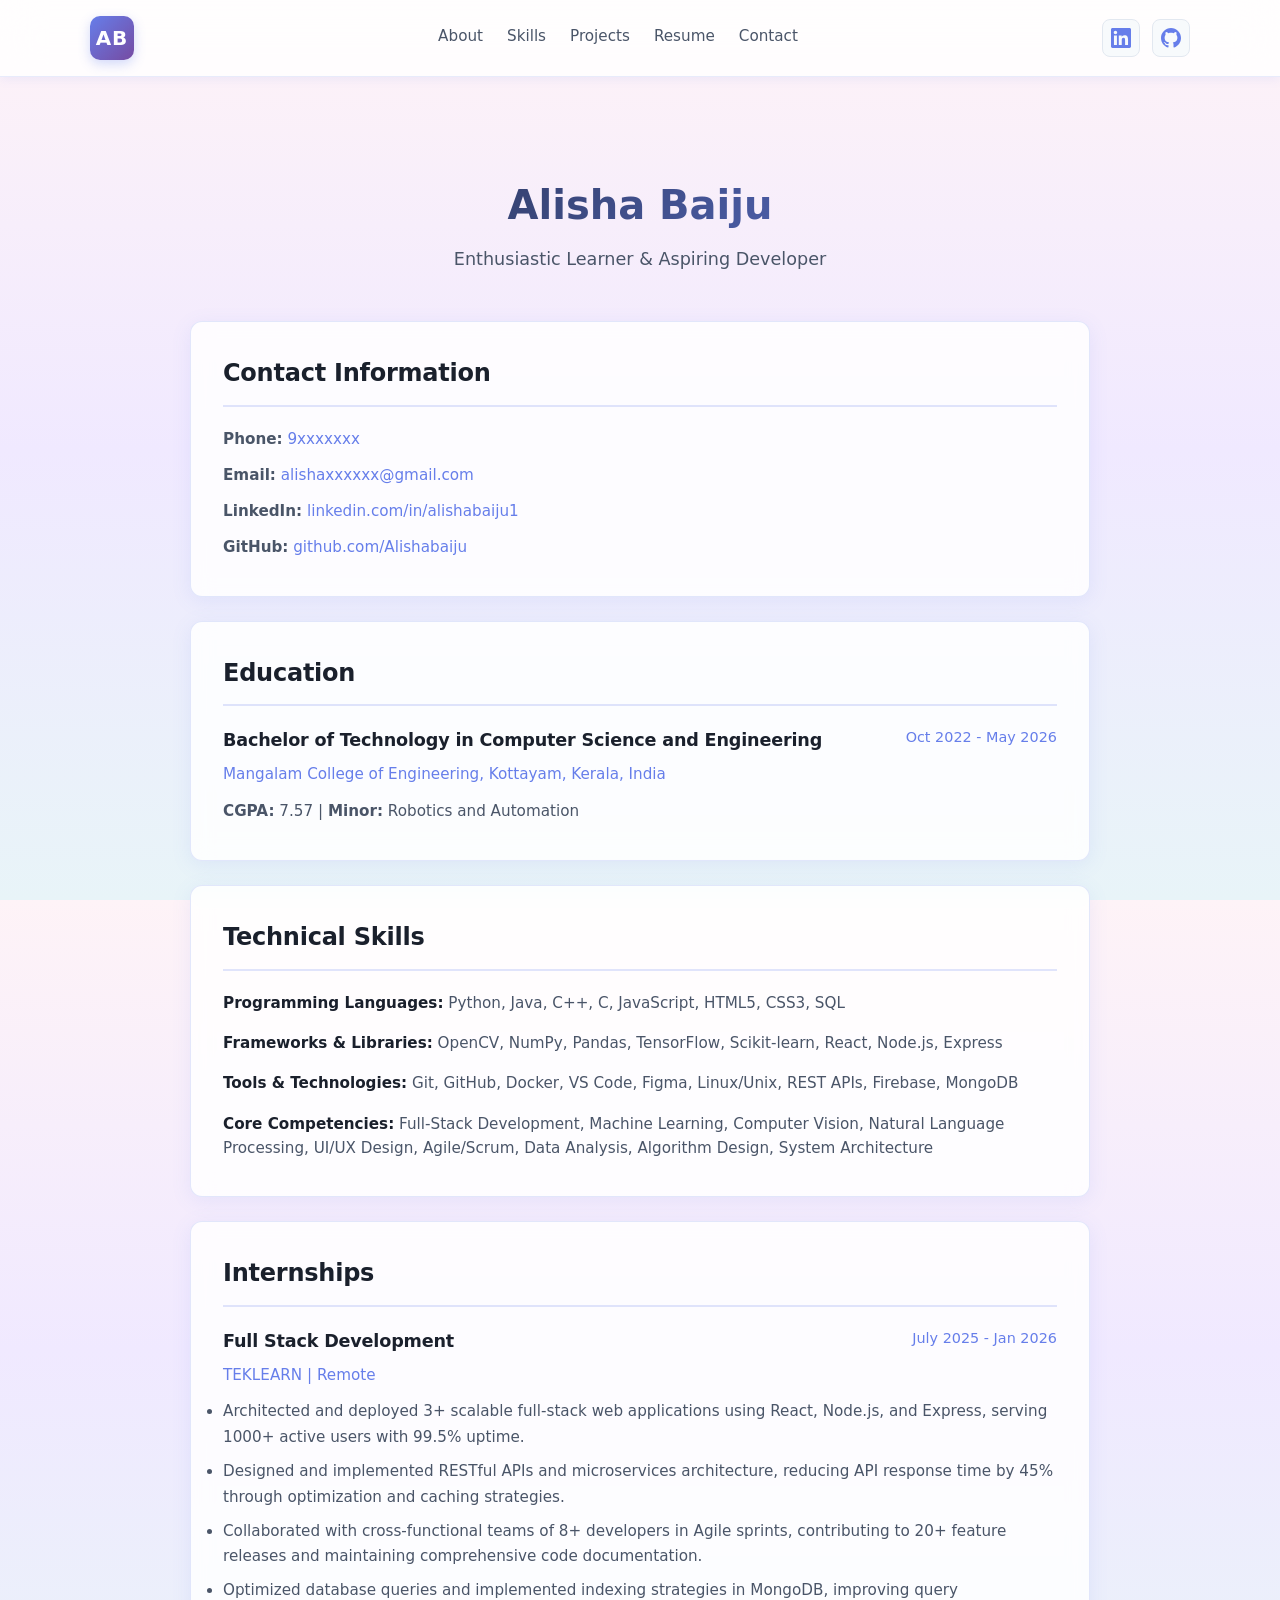
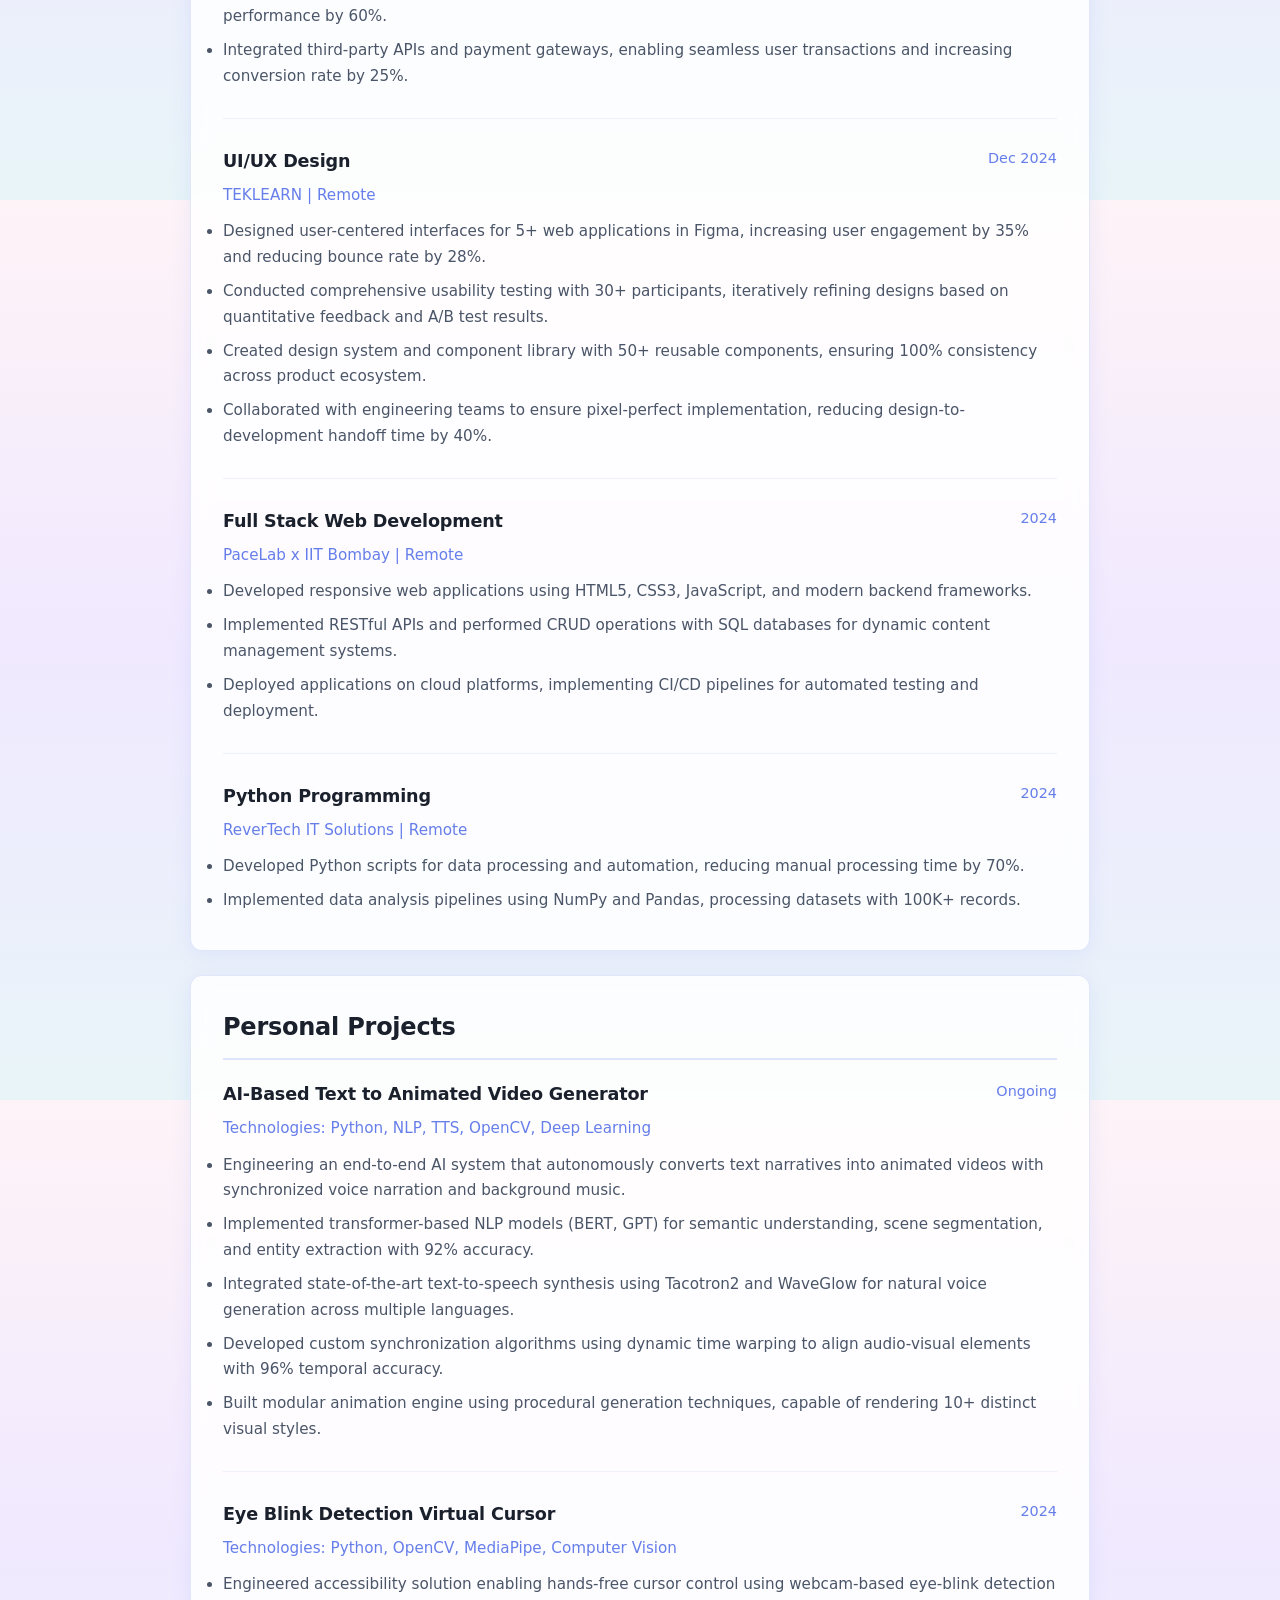
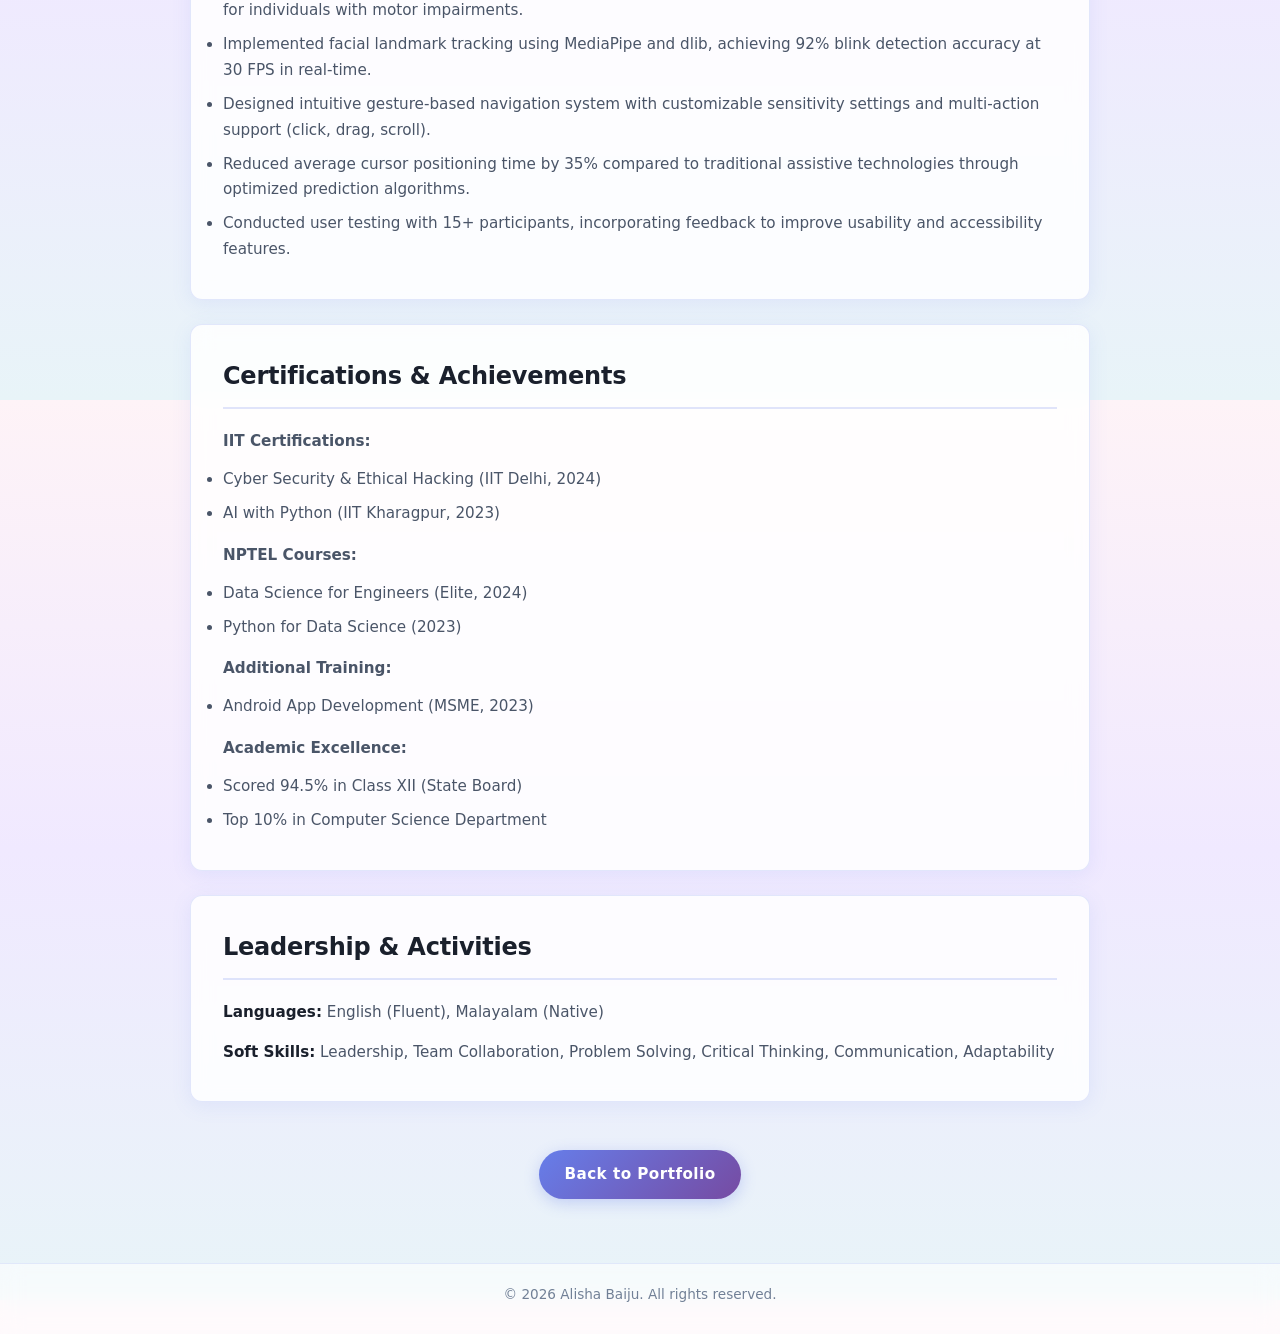
<file: resume.html>
<!DOCTYPE html>
<html lang="en">
  <head>
    <meta charset="UTF-8" />
    <meta name="viewport" content="width=device-width, initial-scale=1.0" />
    <title>Alisha Baiju | Resume</title>
    <meta
      name="description"
      content="Resume of Alisha Baiju - Experience, Education, Skills, and Projects."
    />
    <link rel="stylesheet" href="styles.css" />
  </head>
  <body>
    <header class="site-header">
      <div class="container header-inner">
        <div class="logo">AB</div>
        <nav class="nav">
          <a href="index.html#about">About</a>
          <a href="index.html#skills">Skills</a>
          <a href="index.html#projects">Projects</a>
          <a href="resume.html">Resume</a>
          <a href="index.html#contact">Contact</a>
        </nav>
        <div class="header-social-links">
          <a href="https://www.linkedin.com/in/alishabaiju1" target="_blank" rel="noopener noreferrer" class="header-social-link" aria-label="LinkedIn">
            <svg width="20" height="20" viewBox="0 0 24 24" fill="none" xmlns="http://www.w3.org/2000/svg">
              <path d="M20.447 20.452h-3.554v-5.569c0-1.328-.027-3.037-1.852-3.037-1.853 0-2.136 1.445-2.136 2.939v5.667H9.351V9h3.414v1.561h.046c.477-.9 1.637-1.85 3.37-1.85 3.601 0 4.267 2.37 4.267 5.455v6.286zM5.337 7.433c-1.144 0-2.063-.926-2.063-2.065 0-1.138.92-2.063 2.063-2.063 1.14 0 2.064.925 2.064 2.063 0 1.139-.925 2.065-2.064 2.065zm1.782 13.019H3.555V9h3.564v11.452zM22.225 0H1.771C.792 0 0 .774 0 1.729v20.542C0 23.227.792 24 1.771 24h20.451C23.2 24 24 23.227 24 22.271V1.729C24 .774 23.2 0 22.222 0h.003z" fill="currentColor"/>
            </svg>
          </a>
          <a href="https://github.com/Alishabaiju" target="_blank" rel="noopener noreferrer" class="header-social-link" aria-label="GitHub">
            <svg width="20" height="20" viewBox="0 0 24 24" fill="none" xmlns="http://www.w3.org/2000/svg">
              <path d="M12 0c-6.626 0-12 5.373-12 12 0 5.302 3.438 9.8 8.207 11.387.599.111.793-.261.793-.577v-2.234c-3.338.726-4.033-1.416-4.033-1.416-.546-1.387-1.333-1.756-1.333-1.756-1.089-.745.083-.729.083-.729 1.205.084 1.839 1.237 1.839 1.237 1.07 1.834 2.807 1.304 3.492.997.107-.775.418-1.305.762-1.604-2.665-.305-5.467-1.334-5.467-5.931 0-1.311.469-2.381 1.236-3.221-.124-.303-.535-1.524.117-3.176 0 0 1.008-.322 3.301 1.23.957-.266 1.983-.399 3.003-.404 1.02.005 2.047.138 3.006.404 2.291-1.552 3.297-1.23 3.297-1.23.653 1.653.242 2.874.118 3.176.77.84 1.235 1.911 1.235 3.221 0 4.609-2.807 5.624-5.479 5.921.43.372.823 1.102.823 2.222v3.293c0 .319.192.694.801.576 4.765-1.589 8.199-6.086 8.199-11.386 0-6.627-5.373-12-12-12z" fill="currentColor"/>
            </svg>
          </a>
        </div>
      </div>
    </header>

    <main>
      <!-- Resume Section -->
      <section class="section" style="padding-top: 6rem;">
        <div class="container">
          <div style="text-align: center; margin-bottom: 3rem;">
            <h1 style="font-size: 2.5rem; font-weight: 700; margin-bottom: 0.5rem; background: linear-gradient(135deg, #1a202c 0%, #667eea 100%); -webkit-background-clip: text; -webkit-text-fill-color: transparent; background-clip: text;">Alisha Baiju</h1>
            <p style="color: #4a5568; font-size: 1.1rem;">Enthusiastic Learner & Aspiring Developer</p>
          </div>
          
          <div class="resume-content">
            <!-- Contact Information -->
            <div class="resume-section">
              <h3 class="resume-section-title">Contact Information</h3>
              <div class="resume-info">
                <p><strong>Phone:</strong> <a href="tel:9xxxxxxxx">9xxxxxxx</a></p>
                <p><strong>Email:</strong> <a href="mailto:alishaxxxxxxxx@gmail.com">alishaxxxxxx@gmail.com</a></p>
                <p><strong>LinkedIn:</strong> <a href="https://www.linkedin.com/in/alishabaiju1" target="_blank">linkedin.com/in/alishabaiju1</a></p>
                <p><strong>GitHub:</strong> <a href="https://github.com/Alishabaiju" target="_blank">github.com/Alishabaiju</a></p>
              </div>
            </div>

            <!-- Education -->
            <div class="resume-section">
              <h3 class="resume-section-title">Education</h3>
              <div class="resume-item">
                <div class="resume-item-header">
                  <h4 class="resume-item-title">Bachelor of Technology in Computer Science and Engineering</h4>
                  <span class="resume-item-date">Oct 2022 - May 2026</span>
                </div>
                <p class="resume-item-institution">Mangalam College of Engineering, Kottayam, Kerala, India</p>
                <p class="resume-item-description"><strong>CGPA:</strong> 7.57 | <strong>Minor:</strong> Robotics and Automation</p>
              </div>
            </div>

            <!-- Technical Skills -->
            <div class="resume-section">
              <h3 class="resume-section-title">Technical Skills</h3>
              <div class="resume-skills">
                <div class="resume-skill-category">
                  <strong>Programming Languages:</strong> Python, Java, C++, C, JavaScript, HTML5, CSS3, SQL
                </div>
                <div class="resume-skill-category">
                  <strong>Frameworks & Libraries:</strong> OpenCV, NumPy, Pandas, TensorFlow, Scikit-learn, React, Node.js, Express
                </div>
                <div class="resume-skill-category">
                  <strong>Tools & Technologies:</strong> Git, GitHub, Docker, VS Code, Figma, Linux/Unix, REST APIs, Firebase, MongoDB
                </div>
                <div class="resume-skill-category">
                  <strong>Core Competencies:</strong> Full-Stack Development, Machine Learning, Computer Vision, Natural Language Processing, UI/UX Design, Agile/Scrum, Data Analysis, Algorithm Design, System Architecture
                </div>
              </div>
            </div>

            <!-- Internships -->
            <div class="resume-section">
              <h3 class="resume-section-title">Internships</h3>
              
              <div class="resume-item">
                <div class="resume-item-header">
                  <h4 class="resume-item-title">Full Stack Development</h4>
                  <span class="resume-item-date">July 2025 - Jan 2026</span>
                </div>
                <p class="resume-item-institution">TEKLEARN | Remote</p>
                <ul class="resume-item-description">
                  <li>Architected and deployed 3+ scalable full-stack web applications using React, Node.js, and Express, serving 1000+ active users with 99.5% uptime.</li>
                  <li>Designed and implemented RESTful APIs and microservices architecture, reducing API response time by 45% through optimization and caching strategies.</li>
                  <li>Collaborated with cross-functional teams of 8+ developers in Agile sprints, contributing to 20+ feature releases and maintaining comprehensive code documentation.</li>
                  <li>Optimized database queries and implemented indexing strategies in MongoDB, improving query performance by 60%.</li>
                  <li>Integrated third-party APIs and payment gateways, enabling seamless user transactions and increasing conversion rate by 25%.</li>
                </ul>
              </div>

              <div class="resume-item">
                <div class="resume-item-header">
                  <h4 class="resume-item-title">UI/UX Design</h4>
                  <span class="resume-item-date">Dec 2024</span>
                </div>
                <p class="resume-item-institution">TEKLEARN | Remote</p>
                <ul class="resume-item-description">
                  <li>Designed user-centered interfaces for 5+ web applications in Figma, increasing user engagement by 35% and reducing bounce rate by 28%.</li>
                  <li>Conducted comprehensive usability testing with 30+ participants, iteratively refining designs based on quantitative feedback and A/B test results.</li>
                  <li>Created design system and component library with 50+ reusable components, ensuring 100% consistency across product ecosystem.</li>
                  <li>Collaborated with engineering teams to ensure pixel-perfect implementation, reducing design-to-development handoff time by 40%.</li>
                </ul>
              </div>

              <div class="resume-item">
                <div class="resume-item-header">
                  <h4 class="resume-item-title">Full Stack Web Development</h4>
                  <span class="resume-item-date">2024</span>
                </div>
                <p class="resume-item-institution">PaceLab x IIT Bombay | Remote</p>
                <ul class="resume-item-description">
                  <li>Developed responsive web applications using HTML5, CSS3, JavaScript, and modern backend frameworks.</li>
                  <li>Implemented RESTful APIs and performed CRUD operations with SQL databases for dynamic content management systems.</li>
                  <li>Deployed applications on cloud platforms, implementing CI/CD pipelines for automated testing and deployment.</li>
                </ul>
              </div>

              <div class="resume-item">
                <div class="resume-item-header">
                  <h4 class="resume-item-title">Python Programming</h4>
                  <span class="resume-item-date">2024</span>
                </div>
                <p class="resume-item-institution">ReverTech IT Solutions | Remote</p>
                <ul class="resume-item-description">
                  <li>Developed Python scripts for data processing and automation, reducing manual processing time by 70%.</li>
                  <li>Implemented data analysis pipelines using NumPy and Pandas, processing datasets with 100K+ records.</li>
                </ul>
              </div>
            </div>

            <!-- Personal Projects -->
            <div class="resume-section">
              <h3 class="resume-section-title">Personal Projects</h3>
              
              <div class="resume-item">
                <div class="resume-item-header">
                  <h4 class="resume-item-title">AI-Based Text to Animated Video Generator</h4>
                  <span class="resume-item-date">Ongoing</span>
                </div>
                <p class="resume-item-institution">Technologies: Python, NLP, TTS, OpenCV, Deep Learning</p>
                <ul class="resume-item-description">
                  <li>Engineering an end-to-end AI system that autonomously converts text narratives into animated videos with synchronized voice narration and background music.</li>
                  <li>Implemented transformer-based NLP models (BERT, GPT) for semantic understanding, scene segmentation, and entity extraction with 92% accuracy.</li>
                  <li>Integrated state-of-the-art text-to-speech synthesis using Tacotron2 and WaveGlow for natural voice generation across multiple languages.</li>
                  <li>Developed custom synchronization algorithms using dynamic time warping to align audio-visual elements with 96% temporal accuracy.</li>
                  <li>Built modular animation engine using procedural generation techniques, capable of rendering 10+ distinct visual styles.</li>
                </ul>
              </div>

              <div class="resume-item">
                <div class="resume-item-header">
                  <h4 class="resume-item-title">Eye Blink Detection Virtual Cursor</h4>
                  <span class="resume-item-date">2024</span>
                </div>
                <p class="resume-item-institution">Technologies: Python, OpenCV, MediaPipe, Computer Vision</p>
                <ul class="resume-item-description">
                  <li>Engineered accessibility solution enabling hands-free cursor control using webcam-based eye-blink detection for individuals with motor impairments.</li>
                  <li>Implemented facial landmark tracking using MediaPipe and dlib, achieving 92% blink detection accuracy at 30 FPS in real-time.</li>
                  <li>Designed intuitive gesture-based navigation system with customizable sensitivity settings and multi-action support (click, drag, scroll).</li>
                  <li>Reduced average cursor positioning time by 35% compared to traditional assistive technologies through optimized prediction algorithms.</li>
                  <li>Conducted user testing with 15+ participants, incorporating feedback to improve usability and accessibility features.</li>
                </ul>
              </div>
            </div>

            <!-- Certifications & Achievements -->
            <div class="resume-section">
              <h3 class="resume-section-title">Certifications & Achievements</h3>
              <div class="resume-item">
                <p class="resume-item-description"><strong>IIT Certifications:</strong></p>
                <ul class="resume-item-description">
                  <li>Cyber Security & Ethical Hacking (IIT Delhi, 2024)</li>
                  <li>AI with Python (IIT Kharagpur, 2023)</li>
                </ul>
                <p class="resume-item-description" style="margin-top: 1rem;"><strong>NPTEL Courses:</strong></p>
                <ul class="resume-item-description">
                  <li>Data Science for Engineers (Elite, 2024)</li>
                  <li>Python for Data Science (2023)</li>
                </ul>
                <p class="resume-item-description" style="margin-top: 1rem;"><strong>Additional Training:</strong></p>
                <ul class="resume-item-description">
                  <li>Android App Development (MSME, 2023)</li>
                </ul>
                <p class="resume-item-description" style="margin-top: 1rem;"><strong>Academic Excellence:</strong></p>
                <ul class="resume-item-description">
                  <li>Scored 94.5% in Class XII (State Board)</li>
                  <li>Top 10% in Computer Science Department</li>
                </ul>
              </div>
            </div>

            <!-- Leadership & Activities -->
            <div class="resume-section">
              <h3 class="resume-section-title">Leadership & Activities</h3>
              <div class="resume-skills">
                <div class="resume-skill-category">
                  <strong>Languages:</strong> English (Fluent), Malayalam (Native)
                </div>
                <div class="resume-skill-category">
                  <strong>Soft Skills:</strong> Leadership, Team Collaboration, Problem Solving, Critical Thinking, Communication, Adaptability
                </div>
              </div>
            </div>
          </div>

          <div style="text-align: center; margin-top: 3rem;">
            <a href="index.html" class="btn primary-btn">Back to Portfolio</a>
          </div>
        </div>
      </section>
    </main>

    <footer class="site-footer">
      <div class="container footer-inner">
        <p>&copy; <span id="year"></span> Alisha Baiju. All rights reserved.</p>
      </div>
    </footer>

    <script>
      // Simple script to keep the year up to date
      document.getElementById("year").textContent = new Date().getFullYear();
    </script>
  </body>
</html>
</file>
<file: styles.css>
/* ============ Global Styles ============ */
*,
*::before,
*::after {
  box-sizing: border-box;
}

* {
  margin: 0;
  padding: 0;
}

html {
  scroll-behavior: smooth;
}

html,
body {
  height: 100%;
}

body {
  font-family: system-ui, -apple-system, BlinkMacSystemFont, "Segoe UI",
    sans-serif;
  color: #2d3748;
  background: linear-gradient(180deg, #fef3f7 0%, #f0e9ff 50%, #e8f4f8 100%);
  min-height: 100vh;
  line-height: 1.6;
}

img {
  max-width: 100%;
  display: block;
  background: transparent;
  background-color: transparent;
}

a {
  color: inherit;
  text-decoration: none;
}

/* ============ Layout ============ */
.container {
  width: min(1100px, 100% - 2rem);
  margin: 0 auto;
}

.section {
  padding: 4rem 0;
}

.section-alt {
  background: linear-gradient(180deg, #f4f2ff 0%, #f0f7ff 100%);
  border-top: 1px solid rgba(102, 126, 234, 0.12);
  border-bottom: 1px solid rgba(102, 126, 234, 0.12);
}

.section-title {
  font-size: 2rem;
  font-weight: 600;
  margin-bottom: 0.75rem;
  color: #1a202c;
  letter-spacing: -0.02em;
}

.section-intro {
  color: #4a5568;
  max-width: 32rem;
  font-weight: 400;
}

/* ============ Header ============ */
.site-header {
  position: sticky;
  top: 0;
  z-index: 10;
  background: rgba(255, 255, 255, 0.85);
  backdrop-filter: blur(20px);
  border-bottom: 1px solid rgba(102, 126, 234, 0.15);
  box-shadow: 0 2px 10px rgba(102, 126, 234, 0.1);
}

.header-inner {
  display: flex;
  align-items: center;
  justify-content: space-between;
  padding: 1rem 0;
  gap: 2rem;
}

.logo {
  font-weight: 600;
  letter-spacing: 0.05em;
  font-size: 1.25rem;
  color: #ffffff;
  width: 44px;
  height: 44px;
  display: flex;
  align-items: center;
  justify-content: center;
  background: linear-gradient(135deg, #667eea 0%, #764ba2 100%);
  border-radius: 10px;
  transition: all 0.3s ease;
  box-shadow: 0 4px 12px rgba(102, 126, 234, 0.3);
}

.logo:hover {
  transform: translateY(-2px);
  box-shadow: 0 6px 16px rgba(102, 126, 234, 0.4);
}

.header-social-links {
  display: flex;
  gap: 0.75rem;
  align-items: center;
}

.header-social-link {
  display: flex;
  align-items: center;
  justify-content: center;
  width: 38px;
  height: 38px;
  border-radius: 8px;
  background: #f7fafc;
  border: 1px solid #e2e8f0;
  color: #667eea;
  transition: all 0.3s ease;
}

.header-social-link svg {
  transition: all 0.3s ease;
}

.header-social-link:hover {
  border-color: #667eea;
  background: #667eea;
  color: #ffffff;
  transform: translateY(-2px);
  box-shadow: 0 4px 12px rgba(102, 126, 234, 0.25);
}

.nav {
  display: flex;
  gap: 1.5rem;
  font-size: 0.95rem;
}

.nav a {
  position: relative;
  color: #4a5568;
  padding-bottom: 0.25rem;
  font-weight: 400;
  transition: color 0.2s ease;
}

.nav a:hover {
  color: #667eea;
}

.nav a::after {
  content: "";
  position: absolute;
  left: 0;
  bottom: 0;
  width: 0%;
  height: 2px;
  background: linear-gradient(90deg, #667eea, #764ba2);
  transition: width 0.3s ease;
}

.nav a:hover::after {
  width: 100%;
}

/* ============ Hero Section ============ */
.hero {
  padding-top: 6rem;
  background: transparent;
  position: relative;
  overflow: hidden;
}

.hero-inner {
  display: grid;
  grid-template-columns: minmax(0, 1.2fr) minmax(0, 1fr);
  gap: 4rem;
  align-items: center;
}

.hero-text .eyebrow {
  text-transform: uppercase;
  letter-spacing: 0.12em;
  font-size: 0.75rem;
  color: #667eea;
  margin-bottom: 0.75rem;
  font-weight: 600;
}

.hero-text h1 {
  font-size: clamp(2.25rem, 4vw, 3.25rem);
  font-weight: 700;
  background: linear-gradient(135deg, #1a202c 0%, #667eea 100%);
  -webkit-background-clip: text;
  -webkit-text-fill-color: transparent;
  background-clip: text;
  margin-bottom: 0.75rem;
  letter-spacing: -0.03em;
  line-height: 1.1;
}

.hero-subtitle {
  color: #4a5568;
  margin-bottom: 2rem;
  max-width: 32rem;
  font-weight: 400;
  line-height: 1.7;
}

.hero-buttons {
  display: flex;
  gap: 1rem;
  flex-wrap: wrap;
}


.btn {
  display: inline-flex;
  align-items: center;
  justify-content: center;
  padding: 0.8rem 1.6rem;
  border-radius: 999px;
  font-weight: 600;
  letter-spacing: 0.03em;
  font-size: 0.95rem;
  border: none;
  cursor: pointer;
  transition: transform 0.15s ease, box-shadow 0.15s ease,
    background-color 0.15s ease;
}

.btn:focus-visible {
  outline: 2px solid #667eea;
  outline-offset: 2px;
}

.primary-btn {
  background: linear-gradient(135deg, #667eea 0%, #764ba2 100%);
  color: #ffffff;
  border: none;
  box-shadow: 0 4px 15px rgba(102, 126, 234, 0.3);
}

.primary-btn:hover {
  transform: translateY(-2px);
  box-shadow: 0 6px 20px rgba(102, 126, 234, 0.4);
}

.primary-btn.full-width {
  width: 100%;
}

/* Hero Image Wrapper */
.hero-image-wrapper {
  position: relative;
  display: flex;
  justify-content: center;
  align-items: center;
  animation: fadeInUp 1s ease-out;
}

.hero-photo-container {
  position: relative;
  width: 100%;
  max-width: 450px;
  aspect-ratio: 1;
  border-radius: 1rem;
  overflow: hidden;
  background: rgba(255, 255, 255, 0.9);
  backdrop-filter: blur(10px);
  border: 2px solid rgba(102, 126, 234, 0.2);
  box-shadow: 0 10px 40px rgba(102, 126, 234, 0.15);
  animation: gentleFloat 8s ease-in-out infinite;
}

.hero-photo-img {
  width: 100%;
  height: 100%;
  object-fit: cover;
  object-position: center;
  border-radius: 1rem;
  position: relative;
  z-index: 2;
  background: transparent;
  filter: brightness(1.02) contrast(1.05);
  transition: transform 0.3s ease, filter 0.3s ease;
  -webkit-mask-image: -webkit-radial-gradient(white, black);
  mask-image: radial-gradient(white, black);
}

.hero-photo-img:hover {
  transform: translateY(-4px);
}

/* Minimal animations */
@keyframes fadeInUp {
  from {
    opacity: 0;
    transform: translateY(30px);
  }
  to {
    opacity: 1;
    transform: translateY(0);
  }
}

@keyframes gentleFloat {
  0%, 100% {
    transform: translateY(0px) rotate(0deg);
  }
  50% {
    transform: translateY(-10px) rotate(1deg);
  }
}

/* Minimal decorative element */
.photo-decoration {
  position: absolute;
  top: -20px;
  right: -20px;
  width: 180px;
  height: 180px;
  background: linear-gradient(135deg, rgba(102, 126, 234, 0.1), rgba(118, 75, 162, 0.1));
  border: 1px solid rgba(102, 126, 234, 0.2);
  border-radius: 1rem;
  transform: rotate(8deg);
  z-index: 1;
  opacity: 0.8;
  animation: floatDecoration 7s ease-in-out infinite;
  animation-delay: 0.5s;
}


/* Minimal floating animation for decorative element */
@keyframes floatDecoration {
  0%, 100% {
    transform: rotate(8deg) translateY(0px);
    opacity: 0.8;
  }
  50% {
    transform: rotate(10deg) translateY(-8px);
    opacity: 0.9;
  }
}



/* Ensure image has no white background - remove any default styling */
.hero-image-wrapper img {
  background: transparent !important;
  background-color: transparent !important;
}

/* ============ Skills Section ============ */
.skills-grid {
  display: grid;
  grid-template-columns: repeat(auto-fit, minmax(280px, 1fr));
  gap: 1.5rem;
  margin-top: 2.5rem;
}

.skill-card {
  background: rgba(255, 255, 255, 0.8);
  backdrop-filter: blur(10px);
  border-radius: 0.75rem;
  padding: 2rem 1.75rem;
  border: 1px solid rgba(102, 126, 234, 0.2);
  transition: all 0.3s ease;
  position: relative;
}

.skill-card:hover {
  transform: translateY(-4px);
  border-color: rgba(102, 126, 234, 0.4);
  box-shadow: 0 8px 25px rgba(102, 126, 234, 0.2);
  background: rgba(255, 255, 255, 0.95);
}

.skill-icon {
  font-size: 2rem;
  font-weight: 500;
  margin-bottom: 1rem;
  color: #667eea;
  display: inline-block;
  line-height: 1;
}

.skill-card h3 {
  font-size: 1.15rem;
  font-weight: 600;
  margin-bottom: 0.75rem;
  color: #1a202c;
  letter-spacing: -0.01em;
}

.skill-card p {
  font-size: 0.95rem;
  color: #4a5568;
  line-height: 1.6;
  font-weight: 400;
}

.skill-card code {
  background: rgba(102, 126, 234, 0.1);
  padding: 0.2rem 0.4rem;
  border-radius: 0.25rem;
  font-size: 0.85rem;
  color: #667eea;
  border: 1px solid rgba(102, 126, 234, 0.2);
  font-weight: 500;
}

/* ============ Projects Section ============ */
.projects-grid {
  display: grid;
  grid-template-columns: repeat(auto-fit, minmax(320px, 1fr));
  gap: 1.75rem;
  margin-top: 2.5rem;
}

.project-card {
  background: rgba(255, 255, 255, 0.85);
  backdrop-filter: blur(10px);
  border-radius: 0.85rem;
  padding: 2rem 2rem 2.2rem;
  border: 1px solid rgba(102, 126, 234, 0.18);
  box-shadow: 0 10px 30px rgba(102, 126, 234, 0.15);
  transition: transform 0.3s ease, box-shadow 0.3s ease, border-color 0.3s ease;
}

.project-card:hover {
  transform: translateY(-4px);
  border-color: rgba(102, 126, 234, 0.35);
  box-shadow: 0 16px 40px rgba(102, 126, 234, 0.22);
}

.project-title {
  font-size: 1.2rem;
  font-weight: 600;
  color: #1a202c;
  letter-spacing: -0.01em;
  margin-bottom: 0.5rem;
  line-height: 1.3;
}

.project-meta {
  font-size: 0.85rem;
  font-weight: 600;
  text-transform: uppercase;
  letter-spacing: 0.12em;
  color: #667eea;
  margin-bottom: 0.9rem;
}

.project-description {
  font-size: 0.95rem;
  color: #4a5568;
  line-height: 1.7;
  margin-bottom: 0.6rem;
}

.project-description:last-child {
  margin-bottom: 0;
}

/* ============ Resume Section ============ */
.resume-container {
  display: flex;
  justify-content: center;
  margin-top: 2.5rem;
}

.resume-card {
  background: rgba(255, 255, 255, 0.85);
  backdrop-filter: blur(10px);
  border-radius: 0.85rem;
  padding: 3rem 2.5rem;
  border: 1px solid rgba(102, 126, 234, 0.18);
  box-shadow: 0 10px 30px rgba(102, 126, 234, 0.15);
  text-align: center;
  max-width: 500px;
  transition: transform 0.3s ease, box-shadow 0.3s ease;
}

.resume-card:hover {
  transform: translateY(-4px);
  box-shadow: 0 16px 40px rgba(102, 126, 234, 0.22);
}

.resume-icon {
  font-size: 4rem;
  margin-bottom: 1rem;
  display: block;
}

.resume-card h3 {
  font-size: 1.5rem;
  font-weight: 600;
  color: #1a202c;
  margin-bottom: 0.75rem;
  letter-spacing: -0.01em;
}

.resume-card p {
  color: #4a5568;
  margin-bottom: 1.5rem;
  line-height: 1.6;
}

.resume-note {
  margin-top: 1.5rem;
  font-size: 0.85rem;
  color: #718096;
  font-style: italic;
}

.resume-card .btn {
  display: inline-flex;
  align-items: center;
  justify-content: center;
}

.resume-card .btn svg {
  display: inline-block;
}

/* ============ Resume Section ============ */
.resume-content {
  max-width: 900px;
  margin: 2.5rem auto 0;
}

.resume-section {
  background: rgba(255, 255, 255, 0.85);
  backdrop-filter: blur(10px);
  border-radius: 0.75rem;
  padding: 2rem 2rem 2.25rem;
  margin-bottom: 1.5rem;
  border: 1px solid rgba(102, 126, 234, 0.18);
  box-shadow: 0 4px 20px rgba(102, 126, 234, 0.1);
  transition: transform 0.3s ease, box-shadow 0.3s ease;
}

.resume-section:hover {
  transform: translateY(-2px);
  box-shadow: 0 8px 30px rgba(102, 126, 234, 0.15);
}

.resume-section-title {
  font-size: 1.5rem;
  font-weight: 600;
  color: #1a202c;
  margin-bottom: 1.25rem;
  padding-bottom: 0.75rem;
  border-bottom: 2px solid rgba(102, 126, 234, 0.2);
  letter-spacing: -0.01em;
}

.resume-info {
  display: flex;
  flex-direction: column;
  gap: 0.75rem;
}

.resume-info p {
  margin: 0;
  color: #4a5568;
  font-size: 0.95rem;
}

.resume-info a {
  color: #667eea;
  text-decoration: none;
  transition: color 0.2s ease;
}

.resume-info a:hover {
  color: #5568d3;
  text-decoration: underline;
}

.resume-item {
  margin-bottom: 1.75rem;
  padding-bottom: 1.75rem;
  border-bottom: 1px solid rgba(102, 126, 234, 0.1);
}

.resume-item:last-child {
  margin-bottom: 0;
  padding-bottom: 0;
  border-bottom: none;
}

.resume-item-header {
  display: flex;
  justify-content: space-between;
  align-items: flex-start;
  margin-bottom: 0.5rem;
  flex-wrap: wrap;
  gap: 0.5rem;
}

.resume-item-title {
  font-size: 1.1rem;
  font-weight: 600;
  color: #1a202c;
  margin: 0;
  letter-spacing: -0.01em;
}

.resume-item-date {
  font-size: 0.9rem;
  color: #667eea;
  font-weight: 500;
  white-space: nowrap;
}

.resume-item-institution {
  font-size: 0.95rem;
  color: #667eea;
  font-weight: 500;
  margin: 0.25rem 0 0.75rem 0;
}

.resume-item-description {
  font-size: 0.95rem;
  color: #4a5568;
  line-height: 1.7;
  margin: 0.75rem 0 0 0;
}

.resume-item-description ul {
  margin: 0.75rem 0 0 0;
  padding-left: 1.5rem;
}

.resume-item-description li {
  margin-bottom: 0.5rem;
  line-height: 1.7;
}

.resume-item-description li:last-child {
  margin-bottom: 0;
}

.resume-skills {
  display: flex;
  flex-direction: column;
  gap: 1rem;
}

.resume-skill-category {
  font-size: 0.95rem;
  color: #4a5568;
  line-height: 1.6;
}

.resume-skill-category strong {
  color: #1a202c;
  font-weight: 600;
}

/* ============ Contact Section ============ */
.contact-inner {
  display: grid;
  grid-template-columns: minmax(0, 1.2fr) minmax(0, 1.6fr);
  gap: 2.5rem;
  align-items: flex-start;
}

.contact-text .section-title {
  margin-bottom: 0.75rem;
}

.contact-form {
  background: rgba(255, 255, 255, 0.8);
  backdrop-filter: blur(10px);
  padding: 2rem;
  border-radius: 0.75rem;
  border: 1px solid rgba(102, 126, 234, 0.2);
  box-shadow: 0 4px 20px rgba(102, 126, 234, 0.15);
}

.form-group {
  margin-bottom: 1.25rem;
}

.form-group label {
  display: block;
  margin-bottom: 0.5rem;
  font-size: 0.9rem;
  font-weight: 500;
  color: #4a5568;
}

.form-group input,
.form-group textarea {
  width: 100%;
  padding: 0.75rem 1rem;
  border-radius: 0.5rem;
  border: 1px solid rgba(102, 126, 234, 0.2);
  background: rgba(255, 255, 255, 0.9);
  color: #1a202c;
  font: inherit;
  transition: all 0.2s ease;
}

.form-group input::placeholder,
.form-group textarea::placeholder {
  color: #a0aec0;
}

.form-group input:focus,
.form-group textarea:focus {
  outline: none;
  border-color: #667eea;
  background: rgba(255, 255, 255, 1);
  box-shadow: 0 0 0 3px rgba(102, 126, 234, 0.15);
}

.form-message {
  padding: 0.875rem 1rem;
  border-radius: 0.5rem;
  margin-bottom: 1.25rem;
  font-size: 0.9rem;
  font-weight: 500;
  line-height: 1.5;
}

.form-message.success {
  background: rgba(72, 187, 120, 0.1);
  color: #22543d;
  border: 1px solid rgba(72, 187, 120, 0.3);
}

.form-message.error {
  background: rgba(245, 101, 101, 0.1);
  color: #742a2a;
  border: 1px solid rgba(245, 101, 101, 0.3);
}

.btn:disabled {
  opacity: 0.6;
  cursor: not-allowed;
  transform: none !important;
}

.contact-email {
  display: inline-block;
}

.email-link {
  display: inline-block;
  font-size: 1.05rem;
  font-weight: 600;
  color: #667eea;
  text-decoration: none;
  padding: 0.75rem 1.5rem;
  border-radius: 0.5rem;
  background: rgba(102, 126, 234, 0.1);
  border: 1px solid rgba(102, 126, 234, 0.2);
  transition: all 0.3s ease;
}

.email-link:hover {
  background: rgba(102, 126, 234, 0.2);
  transform: translateY(-2px);
  box-shadow: 0 4px 12px rgba(102, 126, 234, 0.25);
  color: #5568d3;
}

/* ============ Footer ============ */
.site-footer {
  border-top: 1px solid rgba(102, 126, 234, 0.15);
  padding: 1.25rem 0 1.75rem;
  background: rgba(255, 255, 255, 0.6);
  backdrop-filter: blur(10px);
}

.footer-inner {
  text-align: center;
  color: #718096;
  font-size: 0.85rem;
  font-weight: 400;
}

.footer-content {
  display: flex;
  flex-direction: column;
  align-items: center;
  gap: 1rem;
}

.footer-social-links {
  display: flex;
  gap: 1rem;
  align-items: center;
}

.footer-social-link {
  display: flex;
  align-items: center;
  justify-content: center;
  width: 36px;
  height: 36px;
  border-radius: 6px;
  background: #f5f5f5;
  border: 1px solid #e5e5e5;
  color: #999999;
  transition: all 0.2s ease;
}

.footer-social-link:hover {
  border-color: #d0d0d0;
  background: #f0f0f0;
  color: #1a1a1a;
}

/* ============ Utilities ============ */
.full-width {
  width: 100%;
}

/* ============ Responsive ============ */
@media (max-width: 900px) {
  .hero-inner {
    grid-template-columns: minmax(0, 1fr);
    gap: 2.5rem;
  }

  .hero-image-wrapper {
    order: -1;
    max-width: 350px;
    margin: 0 auto;
  }

  .photo-decoration {
    width: 150px;
    height: 150px;
    top: -15px;
    right: -20px;
  }

  .contact-inner {
    grid-template-columns: minmax(0, 1fr);
  }

  .site-header {
    position: static;
  }

  .resume-section {
    padding: 1.5rem 1.5rem 1.75rem;
  }

  .resume-item-header {
    flex-direction: column;
    align-items: flex-start;
  }
}

@media (max-width: 700px) {
  .header-inner {
    flex-direction: column;
    align-items: flex-start;
    gap: 0.75rem;
  }

  .nav {
    width: 100%;
    justify-content: space-between;
  }

  .section {
    padding: 3rem 0;
  }

  .skills-grid {
    grid-template-columns: minmax(0, 1fr);
    gap: 1.25rem;
  }

  .skill-card {
    padding: 1.75rem 1.5rem;
  }

  .header-inner {
    flex-wrap: wrap;
    gap: 1rem;
  }

  .header-social-links {
    order: 3;
    width: 100%;
    justify-content: center;
    padding-top: 0.5rem;
    border-top: 1px solid rgba(148, 163, 184, 0.1);
  }

  .footer-content {
    gap: 1.25rem;
  }

  .resume-section {
    padding: 1.25rem 1.25rem 1.5rem;
  }

  .resume-section-title {
    font-size: 1.25rem;
  }

  .resume-item-title {
    font-size: 1rem;
  }
}
</file>
